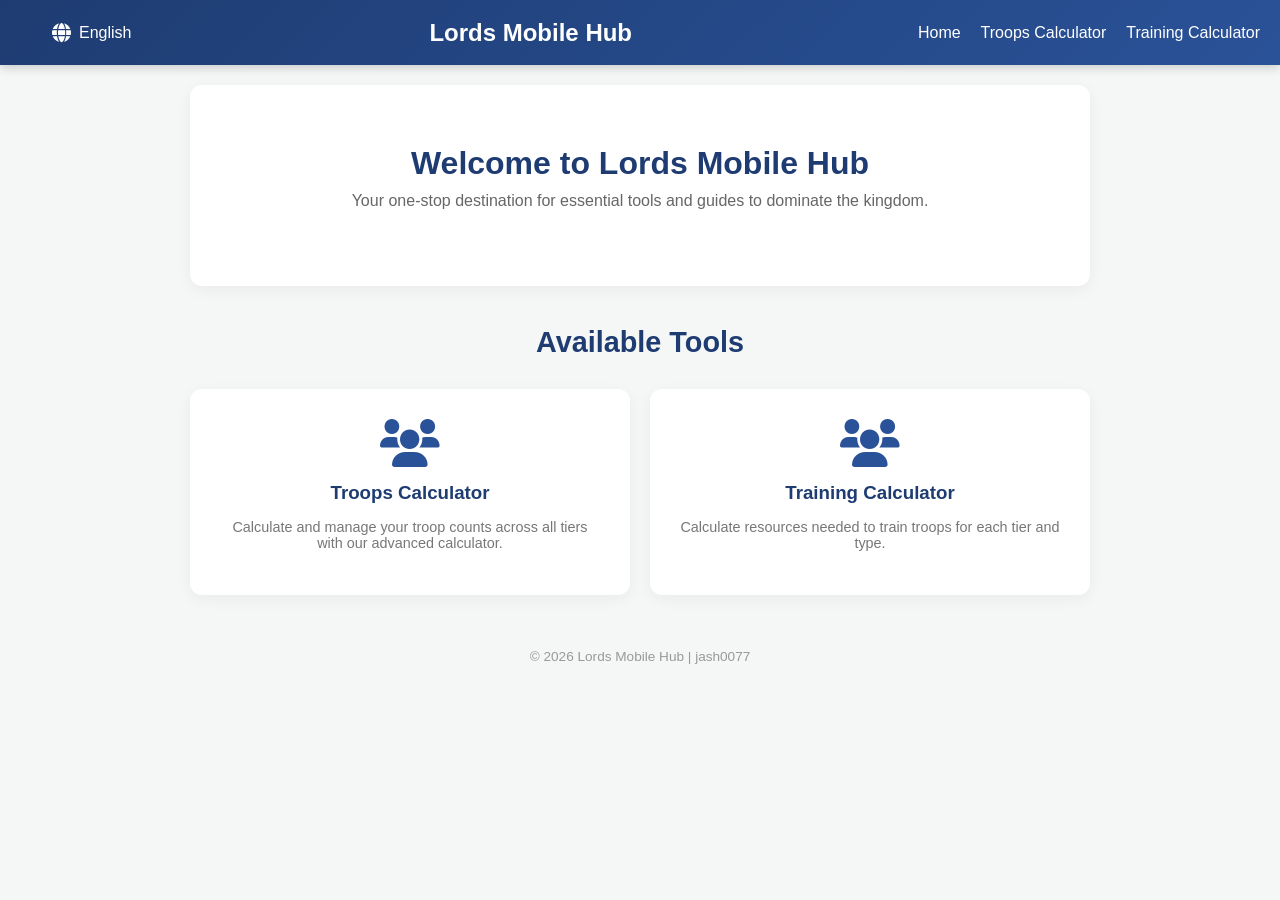
<file: index.html>
<!DOCTYPE html>
<html lang="en">
<head>
    <meta charset="UTF-8">
    <meta name="viewport" content="width=device-width, initial-scale=1.0">
    <title id="pageTitle" data-page-key="home"></title>
    <link rel="stylesheet" href="style.css">
    <link rel="stylesheet" href="https://cdnjs.cloudflare.com/ajax/libs/font-awesome/6.0.0/css/all.min.css">
    <!-- Google Analytics -->
    <script async src="https://www.googletagmanager.com/gtag/js?id=G-C6GVRLX79L"></script>
    <script>
        window.dataLayer = window.dataLayer || [];
        function gtag(){dataLayer.push(arguments);}
        gtag('js', new Date());
        gtag('config', 'G-C6GVRLX79L');
    </script>
</head>
<body>

<header>
    <div class="language-switcher">
        <button class="lang-switcher-btn" id="langSwitcherBtn" onclick="document.getElementById('languageDropdown').classList.toggle('show')"><i class="fas fa-globe"></i> English</button>
        <div class="language-dropdown" id="languageDropdown">
            <a href="#" class="lang-option" data-lang="en" onclick="setLanguage('en'); document.getElementById('languageDropdown').classList.remove('show');">English</a>
            <a href="#" class="lang-option" data-lang="es" onclick="setLanguage('es'); document.getElementById('languageDropdown').classList.remove('show');">Español</a>
            <a href="#" class="lang-option" data-lang="ja" onclick="setLanguage('ja'); document.getElementById('languageDropdown').classList.remove('show');">日本語</a>
            <a href="#" class="lang-option" data-lang="ar" onclick="setLanguage('ar'); document.getElementById('languageDropdown').classList.remove('show');">العربية</a>
            <a href="#" class="lang-option" data-lang="vi" onclick="setLanguage('vi'); document.getElementById('languageDropdown').classList.remove('show');">Tiếng Việt</a>
            <a href="#" class="lang-option" data-lang="zh" onclick="setLanguage('zh'); document.getElementById('languageDropdown').classList.remove('show');">中文</a>
        </div>
    </div>
    <div class="logo" data-translate-key="app_title">Lords Mobile Hub</div>
    <div class="hamburger" onclick="toggleMenu()">☰</div>
    <nav class="nav-links" id="navLinks">
        <a href="index.html" data-translate-key="home">Home</a>
        <a href="troops-calculator.html">Troops Calculator</a>
        <a href="training.html" data-translate-key="training_calculator">Training Calculator</a>
    </nav>
</header>

<div class="container">
    <div class="hero-section">
        <h1 data-translate-key="welcome_title">Welcome to Lords Mobile Hub</h1>
        <p data-translate-key="welcome_description">Your one-stop destination for essential tools and guides to dominate the kingdom.</p>
    </div>

    <div class="section-title" data-translate-key="available_tools">Available Tools</div>
    
    <div class="card-grid">
        <a href="troops-calculator.html" class="tool-card">
            <i class="fas fa-users"></i>
            <h3>Troops Calculator</h3>
            <p>Calculate and manage your troop counts across all tiers with our advanced calculator.</p>
        </a>
        
        <a href="training.html" class="tool-card">
            <i class="fas fa-users"></i>
            <h3 data-translate-key="training_calculator">Training Calculator</h3>
            <p data-translate-key="training_card_description">Calculate resources needed to train troops for each tier and type.</p>
        </a>
    </div>

    <footer>
        <p data-translate-key="footer_text">&copy; 2026 Lords Mobile Hub | <a href="admin.html" style="color:inherit;text-decoration:none;">jash0077</a></p>
    </footer>
</div>

<script>
    function toggleMenu() {
        document.getElementById('navLinks').classList.toggle('active');
    }
</script>
<script src="translations.js"></script>

</body>
</html>
</file>
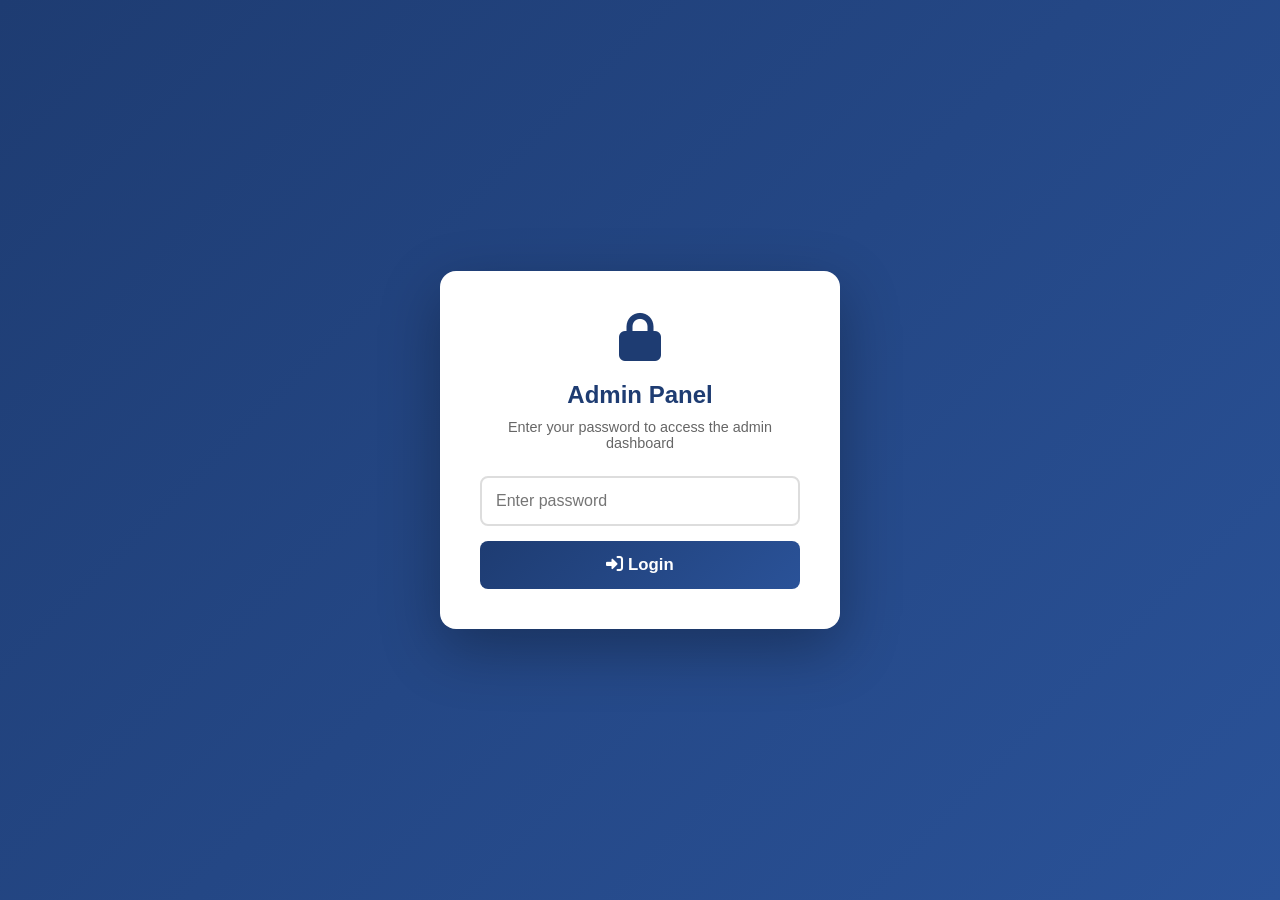
<file: admin.html>
<!DOCTYPE html>
<html lang="en">
<head>
    <meta charset="UTF-8">
    <meta name="viewport" content="width=device-width, initial-scale=1.0">
    <title>Admin Panel - Lords Mobile Hub</title>
    <link rel="stylesheet" href="https://cdnjs.cloudflare.com/ajax/libs/font-awesome/6.0.0/css/all.min.css">
    <style>
        * { margin: 0; padding: 0; box-sizing: border-box; }
        
        body {
            font-family: 'Segoe UI', Tahoma, Geneva, Verdana, sans-serif;
            background: linear-gradient(135deg, #1e3c72 0%, #2a5298 100%);
            min-height: 100vh;
            display: flex;
            align-items: center;
            justify-content: center;
        }

        /* Login Screen */
        .login-container {
            background: white;
            border-radius: 16px;
            padding: 40px;
            box-shadow: 0 20px 60px rgba(0,0,0,0.3);
            text-align: center;
            max-width: 400px;
            width: 90%;
        }

        .login-container h2 {
            color: #1e3c72;
            margin-bottom: 10px;
        }

        .login-container p {
            color: #666;
            margin-bottom: 25px;
            font-size: 0.9em;
        }

        .login-container .lock-icon {
            font-size: 3em;
            color: #1e3c72;
            margin-bottom: 15px;
        }

        .login-input {
            width: 100%;
            padding: 14px;
            border: 2px solid #ddd;
            border-radius: 8px;
            font-size: 1em;
            margin-bottom: 15px;
            transition: border-color 0.2s;
        }

        .login-input:focus {
            outline: none;
            border-color: #2a5298;
        }

        .login-btn {
            width: 100%;
            padding: 14px;
            background: linear-gradient(135deg, #1e3c72, #2a5298);
            color: white;
            border: none;
            border-radius: 8px;
            font-size: 1.05em;
            font-weight: bold;
            cursor: pointer;
            transition: transform 0.2s, box-shadow 0.2s;
        }

        .login-btn:hover {
            transform: translateY(-2px);
            box-shadow: 0 4px 15px rgba(30, 60, 114, 0.4);
        }

        .error-msg {
            color: #e74c3c;
            font-size: 0.9em;
            margin-top: 10px;
            display: none;
        }

        /* Admin Dashboard */
        .admin-panel {
            display: none;
            width: 100%;
            min-height: 100vh;
            padding: 20px;
        }

        .admin-header {
            background: white;
            border-radius: 12px;
            padding: 20px 25px;
            display: flex;
            justify-content: space-between;
            align-items: center;
            margin-bottom: 25px;
            box-shadow: 0 2px 10px rgba(0,0,0,0.1);
        }

        .admin-header h1 {
            color: #1e3c72;
            font-size: 1.4em;
        }

        .logout-btn {
            padding: 10px 20px;
            background: #e74c3c;
            color: white;
            border: none;
            border-radius: 8px;
            cursor: pointer;
            font-weight: 600;
            transition: background 0.2s;
        }

        .logout-btn:hover {
            background: #c0392b;
        }

        .stats-grid {
            display: grid;
            grid-template-columns: repeat(auto-fit, minmax(200px, 1fr));
            gap: 15px;
            margin-bottom: 25px;
        }

        .stat-card {
            background: white;
            border-radius: 12px;
            padding: 20px;
            text-align: center;
            box-shadow: 0 2px 10px rgba(0,0,0,0.1);
        }

        .stat-card i {
            font-size: 2em;
            margin-bottom: 10px;
        }

        .stat-card.pages i { color: #2196f3; }
        .stat-card.monsters i { color: #4caf50; }
        .stat-card.tools i { color: #ff9800; }
        .stat-card.status i { color: #9c27b0; }

        .stat-card h3 {
            color: #333;
            font-size: 1.8em;
            margin: 5px 0;
        }

        .stat-card p {
            color: #666;
            font-size: 0.85em;
        }

        .admin-section {
            background: white;
            border-radius: 12px;
            padding: 25px;
            margin-bottom: 20px;
            box-shadow: 0 2px 10px rgba(0,0,0,0.1);
        }

        .admin-section h2 {
            color: #1e3c72;
            margin-bottom: 15px;
            font-size: 1.2em;
            border-bottom: 2px solid #f0f0f0;
            padding-bottom: 10px;
        }

        .page-list {
            list-style: none;
        }

        .page-list li {
            display: flex;
            align-items: center;
            justify-content: space-between;
            padding: 12px 0;
            border-bottom: 1px solid #f0f0f0;
        }

        .page-list li:last-child {
            border-bottom: none;
        }

        .page-list li .page-name {
            display: flex;
            align-items: center;
            gap: 10px;
            color: #333;
            font-weight: 500;
        }

        .page-list li .page-name i {
            color: #2a5298;
        }

        .page-list li a {
            color: #2a5298;
            text-decoration: none;
            font-size: 0.85em;
            padding: 6px 12px;
            border: 1px solid #2a5298;
            border-radius: 6px;
            transition: all 0.2s;
        }

        .page-list li a:hover {
            background: #2a5298;
            color: white;
        }

        .quick-links {
            display: grid;
            grid-template-columns: repeat(auto-fit, minmax(180px, 1fr));
            gap: 12px;
        }

        .quick-link {
            display: flex;
            align-items: center;
            gap: 10px;
            padding: 15px;
            background: #f8f9fa;
            border-radius: 8px;
            text-decoration: none;
            color: #333;
            transition: all 0.2s;
            border: 1px solid #eee;
        }

        .quick-link:hover {
            background: #e8f4fd;
            border-color: #2a5298;
        }

        .quick-link i {
            color: #2a5298;
            font-size: 1.2em;
        }

        .site-info {
            display: grid;
            grid-template-columns: 1fr 1fr;
            gap: 15px;
        }

        .site-info-item {
            padding: 12px;
            background: #f8f9fa;
            border-radius: 8px;
        }

        .site-info-item label {
            font-size: 0.8em;
            color: #666;
            text-transform: uppercase;
            font-weight: 600;
        }

        .site-info-item p {
            color: #333;
            font-weight: 500;
            margin-top: 4px;
        }

        @media (max-width: 600px) {
            .admin-header {
                flex-direction: column;
                gap: 10px;
                text-align: center;
            }
            .site-info {
                grid-template-columns: 1fr;
            }
            .stats-grid {
                grid-template-columns: repeat(2, 1fr);
            }
        }
    </style>
</head>
<body>

<!-- Login Screen -->
<div class="login-container" id="loginScreen">
    <div class="lock-icon"><i class="fas fa-lock"></i></div>
    <h2>Admin Panel</h2>
    <p>Enter your password to access the admin dashboard</p>
    <input type="password" class="login-input" id="passwordInput" placeholder="Enter password" onkeypress="if(event.key==='Enter')login()">
    <button class="login-btn" onclick="login()"><i class="fas fa-sign-in-alt"></i> Login</button>
    <div class="error-msg" id="errorMsg">Incorrect password. Try again.</div>
</div>

<!-- Admin Dashboard -->
<div class="admin-panel" id="adminPanel">
    <div class="admin-header">
        <h1><i class="fas fa-crown"></i> Lords Mobile Hub - Admin</h1>
        <button class="logout-btn" onclick="logout()"><i class="fas fa-sign-out-alt"></i> Logout</button>
    </div>

    <!-- Stats -->
    <div class="stats-grid">
        <div class="stat-card pages">
            <i class="fas fa-file-alt"></i>
            <h3>6</h3>
            <p>Total Pages</p>
        </div>
        <div class="stat-card monsters">
            <i class="fas fa-dragon"></i>
            <h3>24</h3>
            <p>Monsters Listed</p>
        </div>
        <div class="stat-card tools">
            <i class="fas fa-tools"></i>
            <h3>4</h3>
            <p>Tools Available</p>
        </div>
        <div class="stat-card status">
            <i class="fas fa-check-circle"></i>
            <h3>Live</h3>
            <p>Site Status</p>
        </div>
    </div>

    <!-- Site Pages -->
    <div class="admin-section">
        <h2><i class="fas fa-sitemap"></i> Site Pages</h2>
        <ul class="page-list">
            <li>
                <span class="page-name"><i class="fas fa-home"></i> Home Page</span>
                <a href="index.html" target="_blank">View <i class="fas fa-external-link-alt"></i></a>
            </li>
            <li>
                <span class="page-name"><i class="fas fa-calculator"></i> Speedup Calculator</span>
                <a href="calculator.html" target="_blank">View <i class="fas fa-external-link-alt"></i></a>
            </li>
            <li>
                <span class="page-name"><i class="fas fa-dragon"></i> Monster Hunting</span>
                <a href="hunting.html" target="_blank">View <i class="fas fa-external-link-alt"></i></a>
            </li>
            <li>
                <span class="page-name"><i class="fas fa-users"></i> Training Calculator</span>
                <a href="training.html" target="_blank">View <i class="fas fa-external-link-alt"></i></a>
            </li>
            <li>
                <span class="page-name"><i class="fas fa-chess-knight"></i> Troop Composition</span>
                <a href="composition.html" target="_blank">View <i class="fas fa-external-link-alt"></i></a>
            </li>
            <li>
                <span class="page-name"><i class="fas fa-scroll"></i> Migration Guide</span>
                <a href="migration.html" target="_blank">View <i class="fas fa-external-link-alt"></i></a>
            </li>
        </ul>
    </div>

    <!-- Quick Links -->
    <div class="admin-section">
        <h2><i class="fas fa-bolt"></i> Quick Links</h2>
        <div class="quick-links">
            <a href="https://github.com/jash0077/lords-mobile-hunting" target="_blank" class="quick-link">
                <i class="fab fa-github"></i> GitHub Repo
            </a>
            <a href="https://analytics.google.com" target="_blank" class="quick-link">
                <i class="fas fa-chart-line"></i> Google Analytics
            </a>
            <a href="https://github.com/jash0077/lords-mobile-hunting/settings/pages" target="_blank" class="quick-link">
                <i class="fas fa-cog"></i> GitHub Pages Settings
            </a>
            <a href="https://github.com/jash0077/lords-mobile-hunting/actions" target="_blank" class="quick-link">
                <i class="fas fa-play-circle"></i> Deployments
            </a>
        </div>
    </div>

    <!-- Site Info -->
    <div class="admin-section">
        <h2><i class="fas fa-info-circle"></i> Site Information</h2>
        <div class="site-info">
            <div class="site-info-item">
                <label>Website URL</label>
                <p>jash0077.github.io/lords-mobile-hunting</p>
            </div>
            <div class="site-info-item">
                <label>Hosting</label>
                <p>GitHub Pages</p>
            </div>
            <div class="site-info-item">
                <label>Analytics ID</label>
                <p>G-C6GVRLX79L</p>
            </div>
            <div class="site-info-item">
                <label>Owner</label>
                <p>jash0077</p>
            </div>
        </div>
    </div>
</div>

<script>
    const ADMIN_PASS = '52389012@Om';

    function login() {
        const input = document.getElementById('passwordInput').value;
        if (input === ADMIN_PASS) {
            document.getElementById('loginScreen').style.display = 'none';
            document.getElementById('adminPanel').style.display = 'block';
            document.body.style.alignItems = 'flex-start';
            sessionStorage.setItem('adminLoggedIn', 'true');
        } else {
            document.getElementById('errorMsg').style.display = 'block';
            document.getElementById('passwordInput').value = '';
        }
    }

    function logout() {
        sessionStorage.removeItem('adminLoggedIn');
        document.getElementById('adminPanel').style.display = 'none';
        document.getElementById('loginScreen').style.display = 'block';
        document.body.style.alignItems = 'center';
        document.getElementById('passwordInput').value = '';
        document.getElementById('errorMsg').style.display = 'none';
    }

    // Check if already logged in this session
    if (sessionStorage.getItem('adminLoggedIn') === 'true') {
        document.getElementById('loginScreen').style.display = 'none';
        document.getElementById('adminPanel').style.display = 'block';
        document.body.style.alignItems = 'flex-start';
    }
</script>

</body>
</html>
</file>
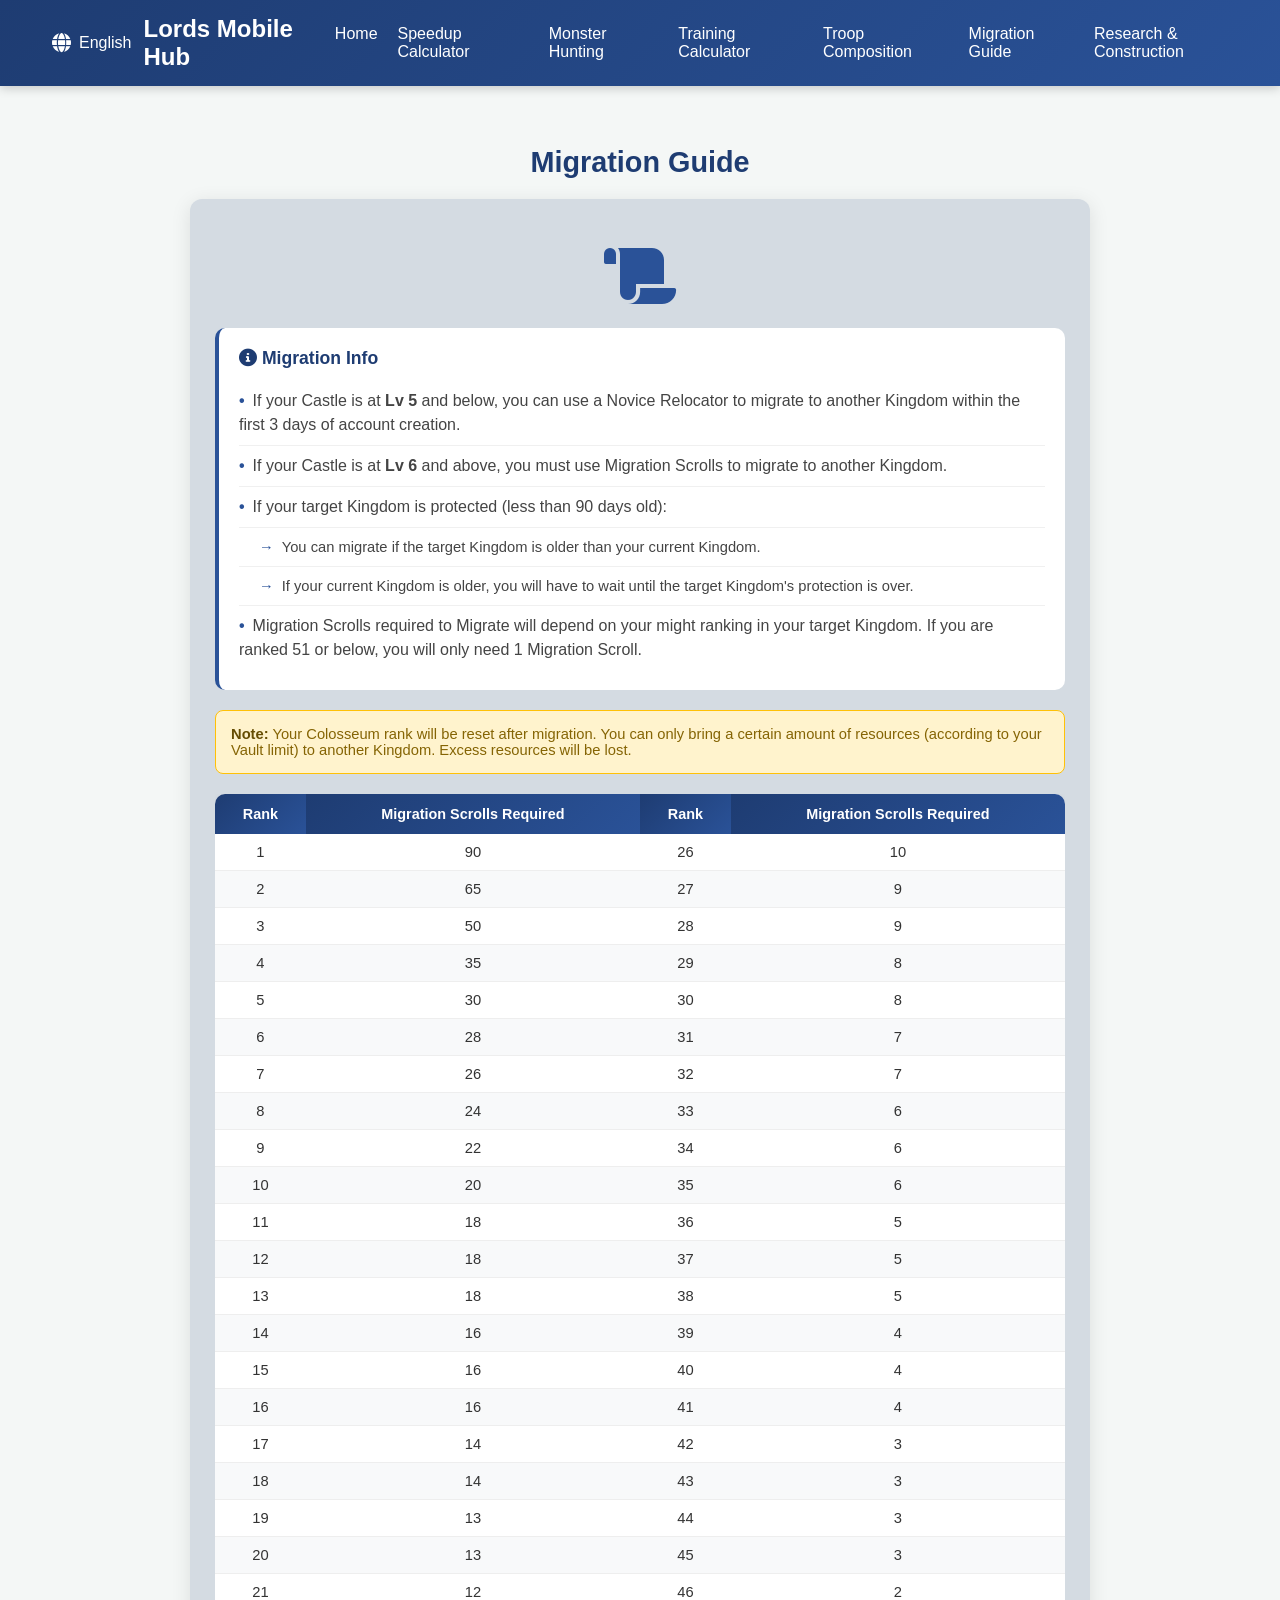
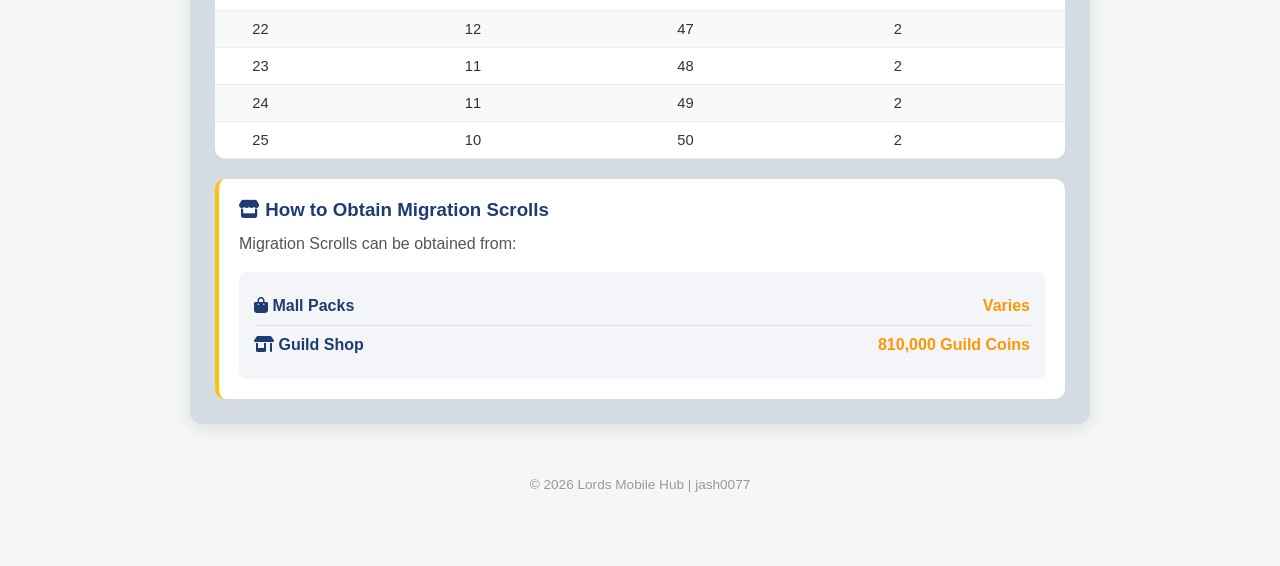
<file: migration.html>
<!DOCTYPE html>
<html lang="en">
<head>
    <meta charset="UTF-8">
    <meta name="viewport" content="width=device-width, initial-scale=1.0">
    <title>Migration Guide - Lords Mobile Hub</title>
    <link rel="stylesheet" href="style.css">
    <link rel="stylesheet" href="https://cdnjs.cloudflare.com/ajax/libs/font-awesome/6.0.0/css/all.min.css">
    <style>
        .migration-container {
            background: rgba(30, 60, 114, 0.15);
            border-radius: 12px;
            padding: 25px;
            box-shadow: 0 4px 20px rgba(0,0,0,0.1);
            margin-top: 20px;
        }

        .migration-icon {
            text-align: center;
            margin: 20px 0;
        }

        .migration-icon img {
            width: 80px;
            height: 80px;
        }

        .migration-icon i {
            font-size: 4em;
            color: var(--light-blue);
        }

        .info-section {
            background: white;
            border-radius: 10px;
            padding: 20px;
            margin-bottom: 20px;
            border-left: 4px solid var(--light-blue);
        }

        .info-section h3 {
            color: var(--dark-blue);
            margin-top: 0;
            margin-bottom: 12px;
            font-size: 1.1em;
        }

        .info-section ul {
            list-style: none;
            padding: 0;
            margin: 0;
        }

        .info-section ul li {
            padding: 8px 0;
            color: #444;
            line-height: 1.5;
            border-bottom: 1px solid #f0f0f0;
        }

        .info-section ul li:last-child {
            border-bottom: none;
        }

        .info-section ul li::before {
            content: "•";
            color: var(--light-blue);
            font-weight: bold;
            margin-right: 8px;
        }

        .sub-point {
            padding-left: 20px !important;
            font-size: 0.92em;
        }

        .sub-point::before {
            content: "→" !important;
        }

        .note-box {
            background: #fff3cd;
            border: 1px solid #ffc107;
            border-radius: 8px;
            padding: 15px;
            margin: 15px 0;
            color: #856404;
            font-size: 0.92em;
        }

        .note-box strong {
            color: #664d03;
        }

        .scroll-table-container {
            overflow-x: auto;
            margin-top: 20px;
        }

        .scroll-table {
            width: 100%;
            border-collapse: collapse;
            background: white;
            border-radius: 10px;
            overflow: hidden;
            box-shadow: 0 2px 10px rgba(0,0,0,0.05);
        }

        .scroll-table th {
            background: linear-gradient(135deg, var(--dark-blue), var(--light-blue));
            color: white;
            padding: 12px 10px;
            font-size: 0.9em;
            text-align: center;
            font-weight: 600;
        }

        .scroll-table td {
            padding: 10px;
            text-align: center;
            border-bottom: 1px solid #eee;
            font-size: 0.92em;
            color: #333;
        }

        .scroll-table tr:nth-child(even) {
            background: #f8f9fa;
        }

        .scroll-table tr:hover {
            background: #e8f4fd;
        }

        .obtain-section {
            background: white;
            border-radius: 10px;
            padding: 20px;
            margin-top: 20px;
            border-left: 4px solid #ffc107;
        }

        .obtain-section h3 {
            color: var(--dark-blue);
            margin-top: 0;
            margin-bottom: 10px;
        }

        .obtain-section p {
            color: #555;
            margin: 0;
            line-height: 1.6;
        }

        .guild-shop-info {
            background: rgba(30, 60, 114, 0.05);
            border-radius: 8px;
            padding: 15px;
            margin-top: 15px;
        }

        .guild-shop-info .item {
            display: flex;
            align-items: center;
            gap: 12px;
            padding: 10px 0;
            border-bottom: 1px solid #e0e0e0;
        }

        .guild-shop-info .item:last-child {
            border-bottom: none;
        }

        .guild-shop-info .item-name {
            font-weight: 600;
            color: var(--dark-blue);
        }

        .guild-shop-info .item-cost {
            color: #ff9800;
            font-weight: bold;
            margin-left: auto;
        }

        @media (max-width: 480px) {
            .migration-container {
                padding: 15px;
            }
            .scroll-table th, .scroll-table td {
                padding: 8px 6px;
                font-size: 0.82em;
            }
        }
    </style>
    <!-- Google Analytics -->
    <script async src="https://www.googletagmanager.com/gtag/js?id=G-C6GVRLX79L"></script>
    <script>
        window.dataLayer = window.dataLayer || [];
        function gtag(){dataLayer.push(arguments);}
        gtag('js', new Date());
        gtag('config', 'G-C6GVRLX79L');
    </script>
</head>
<body>

<header>
    <div class="language-switcher">
        <button class="lang-switcher-btn" id="langSwitcherBtn" onclick="document.getElementById('languageDropdown').classList.toggle('show')"><i class="fas fa-globe"></i> English</button>
        <div class="language-dropdown" id="languageDropdown">
            <a href="#" class="lang-option" data-lang="en" onclick="setLanguage('en'); document.getElementById('languageDropdown').classList.remove('show');">English</a>
            <a href="#" class="lang-option" data-lang="es" onclick="setLanguage('es'); document.getElementById('languageDropdown').classList.remove('show');">Español</a>
            <a href="#" class="lang-option" data-lang="ja" onclick="setLanguage('ja'); document.getElementById('languageDropdown').classList.remove('show');">日本語</a>
            <a href="#" class="lang-option" data-lang="ar" onclick="setLanguage('ar'); document.getElementById('languageDropdown').classList.remove('show');">العربية</a>
            <a href="#" class="lang-option" data-lang="vi" onclick="setLanguage('vi'); document.getElementById('languageDropdown').classList.remove('show');">Tiếng Việt</a>
            <a href="#" class="lang-option" data-lang="zh" onclick="setLanguage('zh'); document.getElementById('languageDropdown').classList.remove('show');">中文</a>
        </div>
    </div>
    <div class="logo" data-translate-key="app_title">Lords Mobile Hub</div>
    <div class="hamburger" onclick="toggleMenu()">☰</div>
    <nav class="nav-links" id="navLinks">
        <a href="index.html" data-translate-key="home">Home</a>
        <a href="calculator.html" data-translate-key="speedup_calculator">Speedup Calculator</a>
        <a href="hunting.html" data-translate-key="monster_hunting">Monster Hunting</a>
        <a href="training.html" data-translate-key="training_calculator">Training Calculator</a>
        <a href="composition.html">Troop Composition</a>
        <a href="migration.html">Migration Guide</a>
        <a href="research.html">Research &amp; Construction</a>
    </nav>
</header>

<div class="container">
    <div class="section-title">Migration Guide</div>
    
    <div class="migration-container">
        <div class="migration-icon">
            <i class="fas fa-scroll"></i>
        </div>

        <div class="info-section">
            <h3><i class="fas fa-info-circle"></i> Migration Info</h3>
            <ul>
                <li>If your Castle is at <strong>Lv 5</strong> and below, you can use a Novice Relocator to migrate to another Kingdom within the first 3 days of account creation.</li>
                <li>If your Castle is at <strong>Lv 6</strong> and above, you must use Migration Scrolls to migrate to another Kingdom.</li>
                <li>If your target Kingdom is protected (less than 90 days old):</li>
                <li class="sub-point">You can migrate if the target Kingdom is older than your current Kingdom.</li>
                <li class="sub-point">If your current Kingdom is older, you will have to wait until the target Kingdom's protection is over.</li>
                <li>Migration Scrolls required to Migrate will depend on your might ranking in your target Kingdom. If you are ranked 51 or below, you will only need 1 Migration Scroll.</li>
            </ul>
        </div>

        <div class="note-box">
            <strong>Note:</strong> Your Colosseum rank will be reset after migration. You can only bring a certain amount of resources (according to your Vault limit) to another Kingdom. Excess resources will be lost.
        </div>

        <div class="scroll-table-container">
            <table class="scroll-table">
                <thead>
                    <tr>
                        <th>Rank</th>
                        <th>Migration Scrolls Required</th>
                        <th>Rank</th>
                        <th>Migration Scrolls Required</th>
                    </tr>
                </thead>
                <tbody>
                    <tr><td>1</td><td>90</td><td>26</td><td>10</td></tr>
                    <tr><td>2</td><td>65</td><td>27</td><td>9</td></tr>
                    <tr><td>3</td><td>50</td><td>28</td><td>9</td></tr>
                    <tr><td>4</td><td>35</td><td>29</td><td>8</td></tr>
                    <tr><td>5</td><td>30</td><td>30</td><td>8</td></tr>
                    <tr><td>6</td><td>28</td><td>31</td><td>7</td></tr>
                    <tr><td>7</td><td>26</td><td>32</td><td>7</td></tr>
                    <tr><td>8</td><td>24</td><td>33</td><td>6</td></tr>
                    <tr><td>9</td><td>22</td><td>34</td><td>6</td></tr>
                    <tr><td>10</td><td>20</td><td>35</td><td>6</td></tr>
                    <tr><td>11</td><td>18</td><td>36</td><td>5</td></tr>
                    <tr><td>12</td><td>18</td><td>37</td><td>5</td></tr>
                    <tr><td>13</td><td>18</td><td>38</td><td>5</td></tr>
                    <tr><td>14</td><td>16</td><td>39</td><td>4</td></tr>
                    <tr><td>15</td><td>16</td><td>40</td><td>4</td></tr>
                    <tr><td>16</td><td>16</td><td>41</td><td>4</td></tr>
                    <tr><td>17</td><td>14</td><td>42</td><td>3</td></tr>
                    <tr><td>18</td><td>14</td><td>43</td><td>3</td></tr>
                    <tr><td>19</td><td>13</td><td>44</td><td>3</td></tr>
                    <tr><td>20</td><td>13</td><td>45</td><td>3</td></tr>
                    <tr><td>21</td><td>12</td><td>46</td><td>2</td></tr>
                    <tr><td>22</td><td>12</td><td>47</td><td>2</td></tr>
                    <tr><td>23</td><td>11</td><td>48</td><td>2</td></tr>
                    <tr><td>24</td><td>11</td><td>49</td><td>2</td></tr>
                    <tr><td>25</td><td>10</td><td>50</td><td>2</td></tr>
                </tbody>
            </table>
        </div>

        <div class="obtain-section">
            <h3><i class="fas fa-store"></i> How to Obtain Migration Scrolls</h3>
            <p>Migration Scrolls can be obtained from:</p>
            <div class="guild-shop-info">
                <div class="item">
                    <span class="item-name"><i class="fas fa-shopping-bag"></i> Mall Packs</span>
                    <span class="item-cost">Varies</span>
                </div>
                <div class="item">
                    <span class="item-name"><i class="fas fa-store-alt"></i> Guild Shop</span>
                    <span class="item-cost">810,000 Guild Coins</span>
                </div>
            </div>
        </div>
    </div>

    <footer>
        <p data-translate-key="footer_text">&copy; 2026 Lords Mobile Hub | <a href="admin.html" style="color:inherit;text-decoration:none;">jash0077</a></p>
    </footer>
</div>

<script>
    function toggleMenu() {
        document.getElementById('navLinks').classList.toggle('active');
    }
</script>
<script src="translations.js"></script>

</body>
</html>
</file>
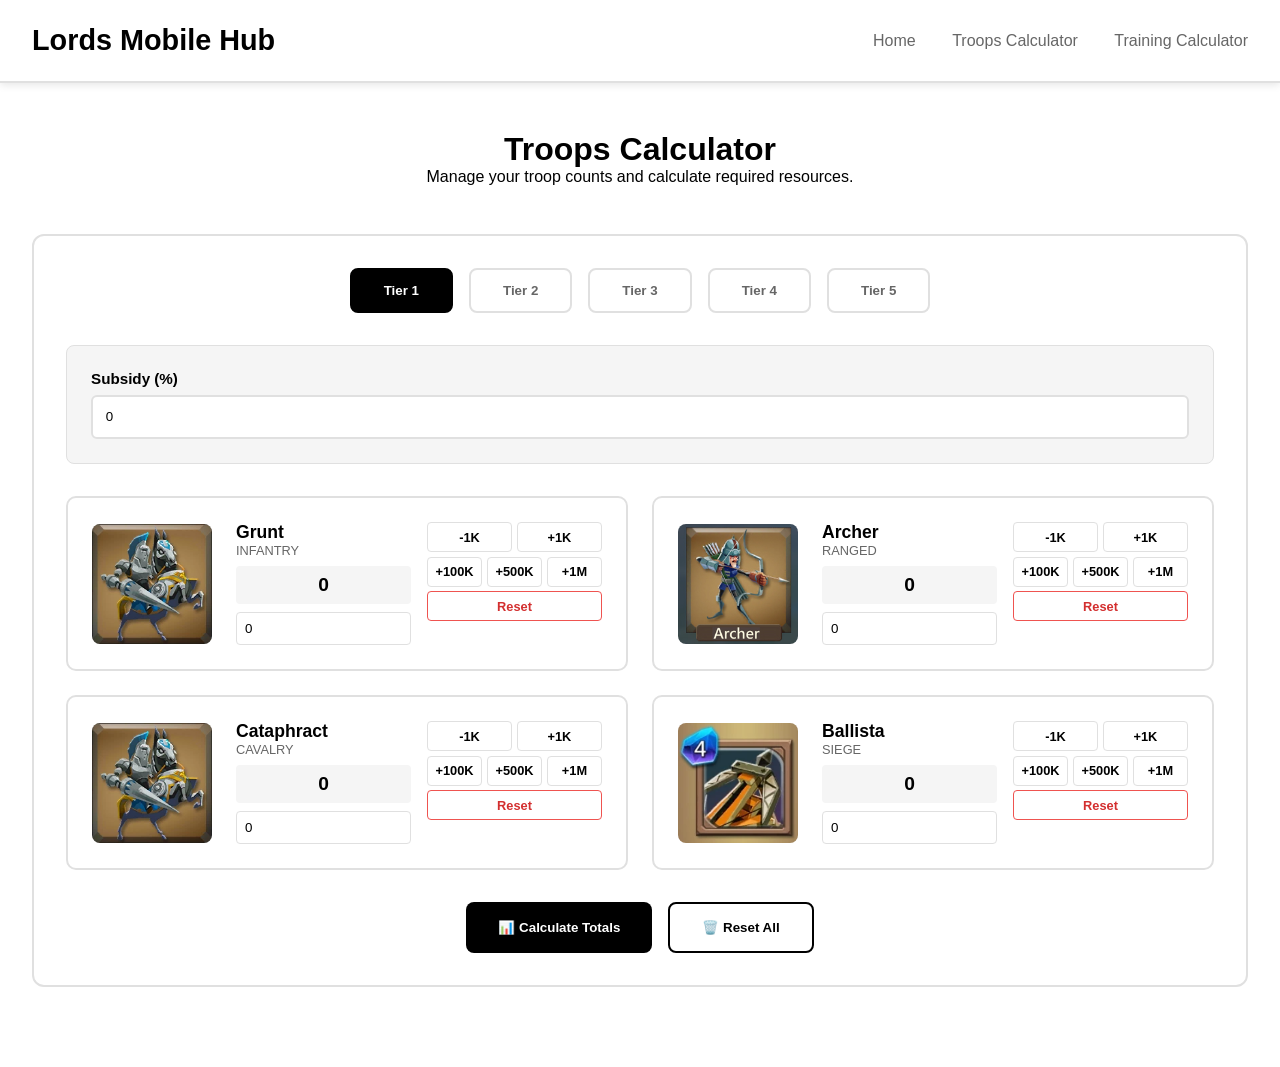
<file: troops-calculator.html>
<!DOCTYPE html>
<html lang="en">
<head>
    <meta charset="UTF-8">
    <meta name="viewport" content="width=device-width, initial-scale=1.0">
    <title>Troops Calculator - Lords Mobile Hub</title>
    <link rel="stylesheet" href="https://cdnjs.cloudflare.com/ajax/libs/font-awesome/6.0.0/css/all.min.css">
    <style>
        * { margin: 0; padding: 0; box-sizing: border-box; }
        :root {
            --primary-bg: #ffffff;
            --secondary-bg: #f5f5f5;
            --card-bg: #ffffff;
            --text-primary: #000000;
            --text-secondary: #666666;
            --border-color: #e0e0e0;
            --accent-primary: #000000;
        }
        body { font-family: 'Segoe UI', Tahoma, Geneva, Verdana, sans-serif; background: var(--primary-bg); color: var(--text-primary); min-height: 100vh; }
        header { background: var(--card-bg); border-bottom: 2px solid var(--border-color); padding: 1.5rem 0; position: sticky; top: 0; z-index: 100; box-shadow: 0 2px 8px rgba(0, 0, 0, 0.1); }
        .header-content { max-width: 1400px; margin: 0 auto; padding: 0 2rem; display: flex; justify-content: space-between; align-items: center; }
        .logo { font-size: 1.8rem; font-weight: 700; color: var(--text-primary); }
        nav a { color: var(--text-secondary); text-decoration: none; margin-left: 2rem; transition: all 0.3s ease; }
        nav a:hover { color: var(--text-primary); }
        .container { max-width: 1400px; margin: 0 auto; padding: 3rem 2rem; }
        .page-title { text-align: center; margin-bottom: 3rem; }
        .controls-section { background: var(--card-bg); border: 2px solid var(--border-color); border-radius: 12px; padding: 2rem; margin-bottom: 2rem; }
        .tier-tabs { display: flex; gap: 1rem; margin-bottom: 2rem; flex-wrap: wrap; justify-content: center; }
        .tier-btn { padding: 0.8rem 2rem; border: 2px solid var(--border-color); background: var(--primary-bg); color: var(--text-secondary); border-radius: 8px; cursor: pointer; font-weight: 600; }
        .tier-btn.active { background: var(--text-primary); border-color: var(--text-primary); color: var(--primary-bg); }
        .modifiers-section { background: var(--secondary-bg); border: 1px solid var(--border-color); border-radius: 8px; padding: 1.5rem; margin-bottom: 2rem; display: grid; grid-template-columns: repeat(auto-fit, minmax(250px, 1fr)); gap: 1.5rem; }
        .modifier-input-group { display: flex; flex-direction: column; }
        .modifier-label { font-size: 0.95rem; font-weight: 600; margin-bottom: 0.5rem; }
        .modifier-input { padding: 0.8rem; border: 2px solid var(--border-color); border-radius: 6px; }
        .troop-grid { display: grid; grid-template-columns: repeat(auto-fit, minmax(400px, 1fr)); gap: 1.5rem; margin-bottom: 2rem; }
        .troop-card { background: var(--card-bg); border: 2px solid var(--border-color); border-radius: 10px; padding: 1.5rem; display: grid; grid-template-columns: 120px 1fr; gap: 1.5rem; align-items: center; }
        .troop-image-container { width: 120px; height: 120px; background: var(--secondary-bg); border-radius: 8px; overflow: hidden; }
        .troop-image { width: 100%; height: 100%; object-fit: contain; }
        .troop-content { display: grid; grid-template-columns: 1fr 1fr; gap: 1rem; }
        .troop-name { font-size: 1.1rem; font-weight: 700; }
        .troop-category { font-size: 0.8rem; color: var(--text-secondary); text-transform: uppercase; }
        .troop-count-display { background: var(--secondary-bg); padding: 0.5rem; text-align: center; border-radius: 4px; margin: 0.5rem 0; }
        .count-value { font-size: 1.2rem; font-weight: 700; }
        .troop-input { width: 100%; padding: 0.5rem; border: 1px solid var(--border-color); border-radius: 4px; }
        .button-group { display: grid; grid-template-columns: 1fr 1fr; gap: 0.3rem; margin-bottom: 0.3rem; }
        .quick-add-buttons { display: grid; grid-template-columns: 1fr 1fr 1fr; gap: 0.3rem; }
        .btn-small, .btn-quick-add, .btn-reset { padding: 0.4rem; border: 1px solid var(--border-color); border-radius: 4px; cursor: pointer; font-size: 0.8rem; font-weight: 600; background: white; }
        .btn-reset { width: 100%; margin-top: 0.3rem; color: #d32f2f; border-color: #ef5350; }
        .action-buttons { display: flex; gap: 1rem; margin-top: 2rem; justify-content: center; }
        .btn-primary { padding: 1rem 2rem; background: var(--text-primary); color: white; border: none; border-radius: 8px; cursor: pointer; font-weight: 700; }
        .btn-secondary { padding: 1rem 2rem; background: white; border: 2px solid var(--text-primary); border-radius: 8px; cursor: pointer; font-weight: 700; }
        .results-section { background: var(--card-bg); border: 2px solid var(--border-color); border-radius: 12px; padding: 2rem; margin-top: 2rem; display: none; }
        .results-section.show { display: block; }
        .results-grid, .resources-grid { display: grid; grid-template-columns: repeat(auto-fit, minmax(150px, 1fr)); gap: 1rem; margin-top: 1rem; }
        .result-item, .resource-item { background: var(--secondary-bg); padding: 1rem; text-align: center; border-radius: 8px; }
        .result-label, .resource-label { font-size: 0.8rem; color: var(--text-secondary); text-transform: uppercase; }
        .result-value, .resource-value { font-size: 1.3rem; font-weight: 700; }
    </style>
</head>
<body>
    <header>
        <div class="header-content">
            <div class="logo">Lords Mobile Hub</div>
            <nav>
                <a href="index.html">Home</a>
                <a href="troops-calculator.html">Troops Calculator</a>
                <a href="training.html">Training Calculator</a>
            </nav>
        </div>
    </header>

    <div class="container">
        <div class="page-title">
            <h1>Troops Calculator</h1>
            <p>Manage your troop counts and calculate required resources.</p>
        </div>

        <div class="controls-section">
            <div class="tier-tabs">
                <button class="tier-btn active" onclick="switchTier(1)">Tier 1</button>
                <button class="tier-btn" onclick="switchTier(2)">Tier 2</button>
                <button class="tier-btn" onclick="switchTier(3)">Tier 3</button>
                <button class="tier-btn" onclick="switchTier(4)">Tier 4</button>
                <button class="tier-btn" onclick="switchTier(5)">Tier 5</button>
            </div>

            <div class="modifiers-section">
                <div class="modifier-input-group">
                    <label class="modifier-label">Subsidy (%)</label>
                    <input type="number" id="subsidy" class="modifier-input" value="0" min="0" max="100">
                </div>
            </div>

            <div id="troop-containers">
                <!-- Tiers will be rendered here by JS -->
            </div>

            <div class="action-buttons">
                <button class="btn-primary" onclick="calculateTotals()">📊 Calculate Totals</button>
                <button class="btn-secondary" onclick="resetAll()">🗑️ Reset All</button>
            </div>
        </div>

        <div class="results-section" id="results">
            <div class="results-title">Total Troops Summary</div>
            <div class="results-grid" id="tier-totals"></div>

            <div style="margin-top: 2rem;">
                <h3>📦 Resources & Gems Required</h3>
                <div class="resources-grid" id="resource-totals"></div>
            </div>
        </div>
    </div>

    <script>
        const troopData = {
            1: [
                { id: 't1-grunt', name: 'Grunt', type: 'Infantry', img: 't1_grunt.png' },
                { id: 't1-archer', name: 'Archer', type: 'Ranged', img: 't1_archer.jpg' },
                { id: 't1-cataphract', name: 'Cataphract', type: 'Cavalry', img: 't1_cataphract.png' },
                { id: 't1-ballista', name: 'Ballista', type: 'Siege', img: 't1_ballista.png' }
            ],
            2: [
                { id: 't2-gladiator', name: 'Gladiator', type: 'Infantry', img: 't2_gladiator.png' },
                { id: 't2-sharpshooter', name: 'Sharpshooter', type: 'Ranged', img: 't2_sharpshooter.png' },
                { id: 't2-reptilian-rider', name: 'Reptilian Rider', type: 'Cavalry', img: 't2_reptilian_rider.png' },
                { id: 't2-catapult', name: 'Catapult', type: 'Siege', img: 't2_catapult.png' }
            ],
            3: [
                { id: 't3-royal-guard', name: 'Royal Guard', type: 'Infantry', img: 't3_royal_guard.png' },
                { id: 't3-stealth-sniper', name: 'Stealth Sniper', type: 'Ranged', img: 't3_stealth_sniper.jpg' },
                { id: 't3-royal-cavalry', name: 'Royal Cavalry', type: 'Cavalry', img: 't3_royal_cavalry.png' },
                { id: 't3-fire-trebuchet', name: 'Fire Trebuchet', type: 'Siege', img: 't3_fire_trebuchet.png' }
            ],
            4: [
                { id: 't4-heroic-fighter', name: 'Heroic Fighter', type: 'Infantry', img: 't4_heroic_fighter.png' },
                { id: 't4-heroic-cannoneer', name: 'Heroic Cannoneer', type: 'Ranged', img: 't4_heroic_cannoneer.png' },
                { id: 't4-ancient-drake-rider', name: 'Ancient Drake Rider', type: 'Cavalry', img: 't4_ancient_drake_rider.png' },
                { id: 't4-destroyer', name: 'Destroyer', type: 'Siege', img: 't4_destroyer.png' }
            ],
            5: [
                { id: 't5-luminous-fighter', name: 'Luminous Fighter', type: 'Infantry', img: 't4_heroic_fighter.png' },
                { id: 't5-luminous-cannoneer', name: 'Luminous Cannoneer', type: 'Ranged', img: 't4_heroic_cannoneer.png' },
                { id: 't5-luminous-drake-rider', name: 'Luminous Drake Rider', type: 'Cavalry', img: 't4_ancient_drake_rider.png' },
                { id: 't5-luminous-destroyer', name: 'Luminous Destroyer', type: 'Siege', img: 't4_destroyer.png' }
            ]
        };

        const baseCosts = {
            T1: { food: 50, wood: 50, stone: 50, ore: 50, gold: 0 },
            T2: { food: 100, wood: 100, stone: 100, ore: 100, gold: 5 },
            T3: { food: 150, wood: 150, stone: 150, ore: 150, gold: 10 },
            T4: { food: 1000, wood: 1000, stone: 1000, ore: 1000, gold: 500 },
            T5: { food: 1000, wood: 1000, stone: 1000, ore: 1000, gold: 500, lunite: 40 }
        };

        function renderTroops() {
            const container = document.getElementById('troop-containers');
            container.innerHTML = '';
            for (let tier = 1; tier <= 5; tier++) {
                const tierDiv = document.createElement('div');
                tierDiv.id = `tier-${tier}`;
                tierDiv.className = 'tier-panel';
                tierDiv.style.display = tier === 1 ? 'block' : 'none';
                
                const grid = document.createElement('div');
                grid.className = 'troop-grid';
                
                troopData[tier].forEach(troop => {
                    grid.innerHTML += `
                        <div class="troop-card">
                            <div class="troop-image-container">
                                <img src="images/troops_new/${troop.img}" alt="${troop.name}" class="troop-image">
                            </div>
                            <div class="troop-content">
                                <div class="troop-info-left">
                                    <div class="troop-name">${troop.name}</div>
                                    <div class="troop-category">${troop.type}</div>
                                    <div class="troop-count-display">
                                        <div class="count-value" id="display-${troop.id}">0</div>
                                    </div>
                                    <input type="number" class="troop-input" id="input-${troop.id}" value="0" onchange="updateDisplay('${troop.id}')">
                                </div>
                                <div class="troop-info-right">
                                    <div class="button-group">
                                        <button class="btn-small" onclick="adjustTroop('${troop.id}', -1)">-1K</button>
                                        <button class="btn-small" onclick="adjustTroop('${troop.id}', 1)">+1K</button>
                                    </div>
                                    <div class="quick-add-buttons">
                                        <button class="btn-quick-add" onclick="adjustTroop('${troop.id}', 100)">+100K</button>
                                        <button class="btn-quick-add" onclick="adjustTroop('${troop.id}', 500)">+500K</button>
                                        <button class="btn-quick-add" onclick="adjustTroop('${troop.id}', 1000)">+1M</button>
                                    </div>
                                    <button class="btn-reset" onclick="resetTroop('${troop.id}')">Reset</button>
                                </div>
                            </div>
                        </div>`;
                });
                tierDiv.appendChild(grid);
                container.appendChild(tierDiv);
            }
        }

        function switchTier(tier) {
            document.querySelectorAll('.tier-panel').forEach(p => p.style.display = 'none');
            document.getElementById(`tier-${tier}`).style.display = 'block';
            document.querySelectorAll('.tier-btn').forEach((btn, idx) => btn.classList.toggle('active', idx === tier - 1));
        }

        function updateDisplay(id) {
            const val = parseInt(document.getElementById(`input-${id}`).value) || 0;
            document.getElementById(`display-${id}`).textContent = val.toLocaleString();
            saveData();
        }

        function adjustTroop(id, amount) {
            const input = document.getElementById(`input-${id}`);
            input.value = Math.max(0, (parseInt(input.value) || 0) + amount * 1000);
            updateDisplay(id);
        }

        function resetTroop(id) {
            document.getElementById(`input-${id}`).value = 0;
            updateDisplay(id);
        }

        function resetAll() {
            document.querySelectorAll('.troop-input').forEach(i => { i.value = 0; updateDisplay(i.id.replace('input-','')); });
            document.getElementById('results').classList.remove('show');
            localStorage.removeItem('troopsCalculatorData');
        }

        function calculateTotals() {
            const subsidy = (1 - (parseFloat(document.getElementById('subsidy').value) || 0) / 100);
            let totals = { 1: 0, 2: 0, 3: 0, 4: 0, 5: 0 };
            let resources = { food: 0, wood: 0, stone: 0, ore: 0, gold: 0, lunite: 0 };

            for (let tier = 1; tier <= 5; tier++) {
                const base = baseCosts[`T${tier}`];
                troopData[tier].forEach(troop => {
                    const count = parseInt(document.getElementById(`input-${troop.id}`).value) || 0;
                    totals[tier] += count;
                    
                    let res = { food: base.food * count, wood: base.wood * count, stone: base.stone * count, ore: base.ore * count, gold: base.gold * count, lunite: (base.lunite || 0) * count };
                    if (troop.type === 'Infantry' || troop.type === 'Cavalry') res.stone = 0;
                    else if (troop.type === 'Ranged') res.ore = 0;

                    Object.keys(resources).forEach(k => resources[k] += res[k] * subsidy);
                });
            }

            const tierGrid = document.getElementById('tier-totals');
            tierGrid.innerHTML = '';
            for(let t=1; t<=5; t++) {
                tierGrid.innerHTML += `<div class="result-item"><div class="result-label">T${t} Total</div><div class="result-value">${totals[t].toLocaleString()}</div></div>`;
            }

            const resGrid = document.getElementById('resource-totals');
            resGrid.innerHTML = '';
            ['food', 'wood', 'stone', 'ore', 'gold', 'lunite'].forEach(k => {
                if (k === 'lunite' && resources[k] === 0) return;
                resGrid.innerHTML += `<div class="resource-item"><div class="resource-label">${k}</div><div class="resource-value">${Math.round(resources[k]).toLocaleString()}</div></div>`;
            });

            document.getElementById('results').classList.add('show');
        }

        function saveData() {
            const data = {};
            document.querySelectorAll('.troop-input').forEach(i => data[i.id.replace('input-','')] = i.value);
            localStorage.setItem('troopsCalculatorData', JSON.stringify(data));
        }

        window.onload = () => {
            renderTroops();
            const saved = localStorage.getItem('troopsCalculatorData');
            if (saved) {
                const data = JSON.parse(saved);
                Object.entries(data).forEach(([id, val]) => {
                    const input = document.getElementById(`input-${id}`);
                    if (input) { input.value = val; updateDisplay(id); }
                });
            }
        };
    </script>
</body>
</html>
</file>
<file: style.css>
:root {
    --green-speedup: linear-gradient(180deg, #4caf50 0%, #2e7d32 100%);
    --blue-speedup: linear-gradient(180deg, #2196f3 0%, #1565c0 100%);
    --red-speedup: linear-gradient(180deg, #f44336 0%, #c62828 100%);
    --dark-blue: #1e3c72;
    --light-blue: #2a5298;
    --light-bg: #f4f7f6;
    --white: #ffffff;
}

body {
    font-family: 'Segoe UI', Tahoma, Geneva, Verdana, sans-serif;
    background-color: var(--light-bg);
    margin: 0;
    padding: 0;
    color: #333;
}

.container {
    max-width: 900px;
    margin: 0 auto;
    padding: 20px;
}

/* Header & Navigation */
header {
    background: linear-gradient(135deg, var(--dark-blue) 0%, var(--light-blue) 100%);
    color: white;
    padding: 15px 20px;
    display: flex;
    justify-content: space-between;
    align-items: center;
    position: sticky;
    top: 0;
    z-index: 1000;
    box-shadow: 0 2px 10px rgba(0,0,0,0.2);
}

.logo {
    font-size: 1.5em;
    font-weight: bold;
}

.nav-links {
    display: flex;
    gap: 20px;
}

.nav-links a {
    color: white;
    text-decoration: none;
    font-weight: 500;
    transition: opacity 0.2s;
}

.nav-links a:hover {
    opacity: 0.8;
}

/* Hamburger Menu */
.hamburger {
    display: none;
    cursor: pointer;
    font-size: 1.8em;
}

@media (max-width: 600px) {
    .nav-links {
        display: none;
        flex-direction: column;
        position: absolute;
        top: 60px;
        left: 0;
        right: 0;
        background: var(--dark-blue);
        padding: 20px;
        gap: 15px;
        text-align: center;
    }

    .nav-links.active {
        display: flex;
    }

    .hamburger {
        display: block;
    }
}

/* Common Page Elements */
.hero-section {
    text-align: center;
    padding: 60px 20px;
    background: white;
    border-radius: 12px;
    margin-bottom: 30px;
    box-shadow: 0 4px 15px rgba(0,0,0,0.05);
}

.hero-section h1 { margin: 0; color: var(--dark-blue); }
.hero-section p { color: #666; margin-top: 10px; }

.section-title {
    text-align: center;
    margin: 40px 0 20px;
    font-size: 1.8em;
    color: var(--dark-blue);
    font-weight: bold;
}

/* Card Style */
.card-grid {
    display: grid;
    grid-template-columns: repeat(auto-fit, minmax(280px, 1fr));
    gap: 20px;
    margin-top: 30px;
}

.tool-card {
    background: white;
    padding: 30px;
    border-radius: 12px;
    text-align: center;
    box-shadow: 0 4px 15px rgba(0,0,0,0.05);
    transition: transform 0.3s;
    text-decoration: none;
    color: inherit;
}

.tool-card:hover { transform: translateY(-5px); }
.tool-card i { font-size: 3em; color: var(--light-blue); margin-bottom: 15px; display: block; }
.tool-card h3 { margin: 10px 0; color: var(--dark-blue); }
.tool-card p { color: #777; font-size: 0.9em; }

footer {
    text-align: center;
    padding: 40px 0;
    color: #999;
    font-size: 0.85em;
}

/* Language Switcher */
.language-switcher {
    position: relative;
    margin-left: 20px;
}

.lang-switcher-btn {
    background: none;
    border: none;
    color: #ffffff !important;
    font-size: 1em;
    font-weight: 500;
    cursor: pointer;
    display: flex;
    align-items: center;
    gap: 8px;
    padding: 8px 12px;
    border-radius: 6px;
    transition: background 0.2s;
}

.lang-switcher-btn:hover {
    background: rgba(255, 255, 255, 0.1);
}

.lang-switcher-btn i {
    font-size: 1.2em;
    color: #ffffff !important;
}

.language-dropdown {
    position: absolute;
    top: 100%;
    right: 0;
    background: var(--dark-blue);
    border-radius: 8px;
    box-shadow: 0 4px 15px rgba(0,0,0,0.3);
    min-width: 150px;
    z-index: 1001;
    display: none;
    padding: 10px 0;
}

.language-dropdown.show {
    display: block;
}

.language-dropdown a {
    color: #ffffff !important;
    padding: 10px 15px;
    text-decoration: none;
    display: block;
    font-weight: 400;
    transition: background 0.2s;
}

.language-dropdown a:hover {
    background: var(--light-blue);
}

.language-dropdown a.selected {
    background: var(--light-blue);
    font-weight: 600;
}

/* RTL support for Arabic */
body.rtl {
    direction: rtl;
}

body.rtl header {
    flex-direction: row-reverse;
}

body.rtl .nav-links {
    text-align: center;
}

body.rtl .language-switcher {
    margin-left: 0;
    margin-right: 20px;
}

body.rtl .language-dropdown {
    left: 0;
    right: auto;
}

body.rtl .tool-card i {
    margin-right: 0;
    margin-left: 15px;
}

body.rtl .input-label {
    text-align: right;
}

body.rtl .input-field {
    text-align: right;
}

body.rtl .result-item {
    border-left: none;
    border-right: 4px solid var(--light-blue);
}

body.rtl .result-item.gems {
    border-right-color: #ffc107;
}

body.rtl .result-item.speedup {
    border-right-color: #ff5722;
}

body.rtl .result-item.food {
    border-right-color: #8bc34a;
}

body.rtl .result-item.wood {
    border-right-color: #795548;
}

body.rtl .result-item.stone {
    border-right-color: #9e9e9e;
}

body.rtl .result-item.ore {
    border-right-color: #607d8b;
}

body.rtl .result-item.gold {
    border-right-color: #ffc107;
}

body.rtl .info-text {
    text-align: center;
}

body.rtl .hero-section h1, body.rtl .hero-section p, body.rtl .section-title, body.rtl .results-title {
    text-align: center;
}

body.rtl .button-group {
    justify-content: flex-end;
}

body.rtl .btn-toggle {
    margin-left: 8px;
    margin-right: 0;
}

body.rtl .speedup-row {
    flex-direction: row-reverse;
}

body.rtl .speedup-icon {
    margin-right: 0;
    margin-left: 15px;
}

body.rtl .speedup-input {
    text-align: right;
}

@media (max-width: 600px) {
    body.rtl header {
        flex-direction: row;
    }
    body.rtl .language-switcher {
        margin-right: 0;
        margin-left: 20px;
    }
    body.rtl .language-dropdown {
        right: 0;
        left: auto;
    }
}
</file>
